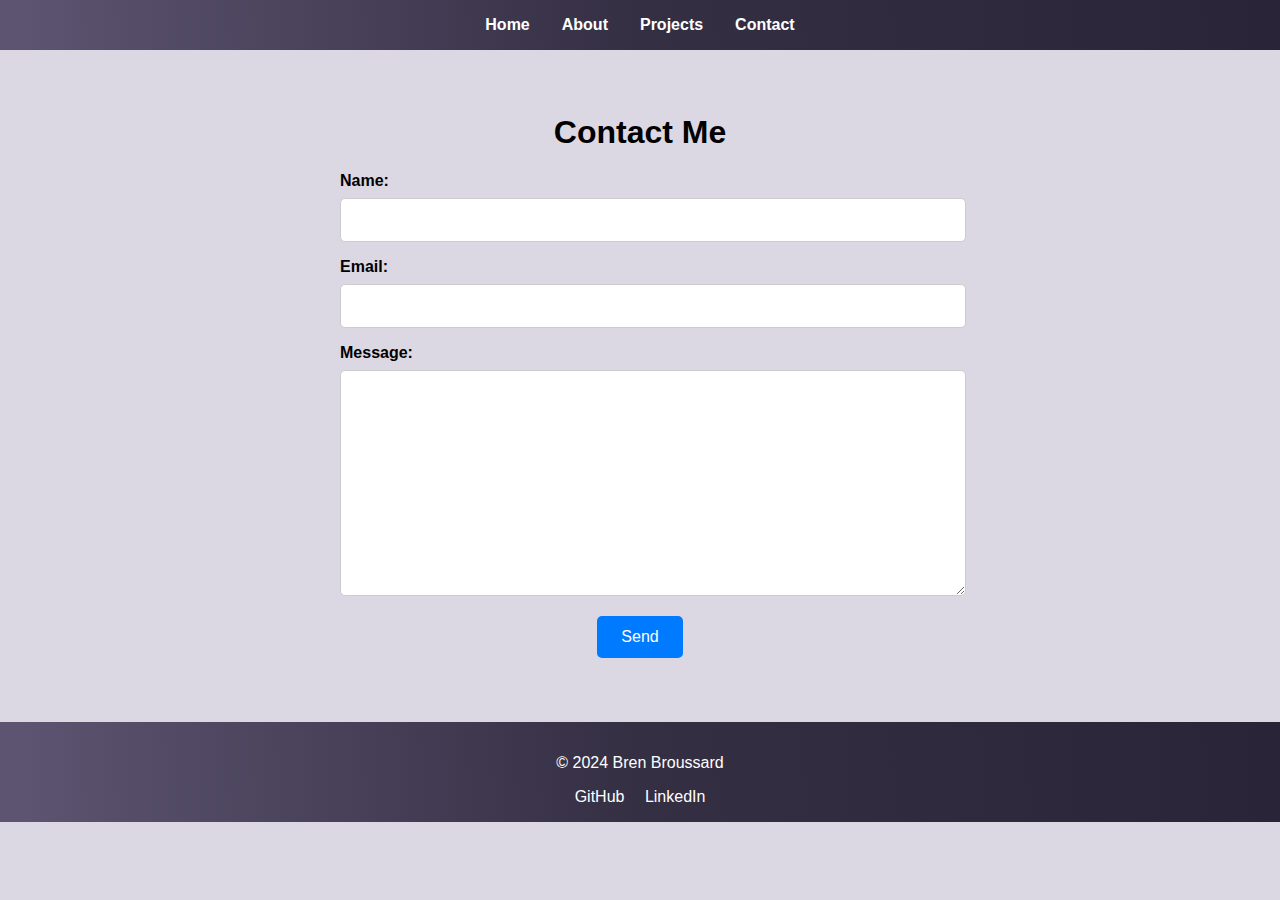
<file: contact.html>
<!DOCTYPE html>
<html lang="en">
<head>
    <meta charset="UTF-8">
    <meta name="viewport" content="width=device-width, initial-scale=1.0">
    <title>Contact Me</title>
    <link rel="stylesheet" href="./Assets/css/contact.css">
</head>
<body>
    <header>
        <nav>
            <ul>
                <li><a href="index.html">Home</a></li>
                <li><a href="about.html">About</a></li>
                <li><a href="projects.html">Projects</a></li>
                <li><a href="contact.html">Contact</a></li>
            </ul>
        </nav>
    </header>
    <main>
        <section id="contact">
            <h1>Contact Me</h1>
            <form id="contact-form">
                <label for="name">Name:</label>
                <input type="text" id="name" name="name" required>
                
                <label for="email">Email:</label>
                <input type="email" id="email" name="email" required>
                
                <label for="message">Message:</label>
                <textarea id="message" name="message" required></textarea>
                
                <button type="submit">Send</button>
            </form>
        </section>
    </main>
    <footer>
        <p>&copy; 2024 Bren Broussard</p>
        <div class="social-links">
            <a href="https://github.com/brenj23" target="_blank">GitHub</a>
            <a href="https://www.linkedin.com/in/bren-broussard-3676a217a/" target="_blank">LinkedIn</a>
        </div>
    </footer>
    <script src="./Assets/js/contact.js"></script>
    <script type="text/javascript" src="https://cdn.emailjs.com/dist/email.min.js"></script>
<script type="text/javascript">
    (function() {
        emailjs.init("K5kH7mWpSbJhQd-uv");
    })();
</script>

</body>
</html>
</file>
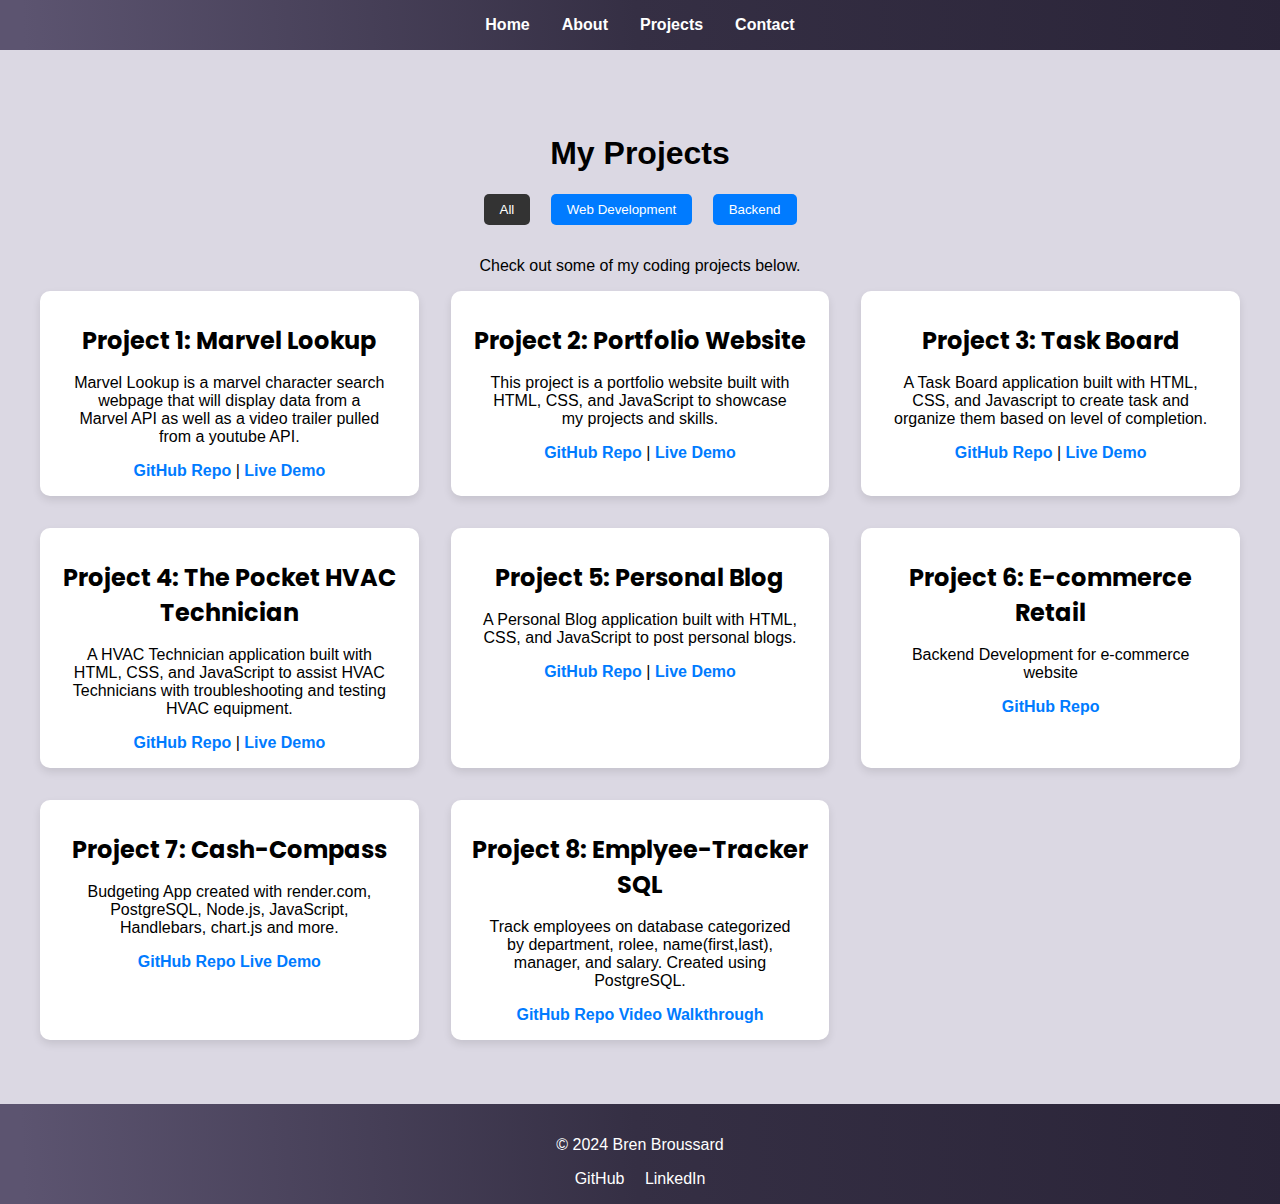
<file: projects.html>
<!DOCTYPE html>
<html lang="en">
<head>
    <meta charset="UTF-8">
    <meta name="viewport" content="width=device-width, initial-scale=1.0">
    <title>My Projects</title>
    <link rel="stylesheet" href="./Assets/css/project.css">
    <link href="https://fonts.googleapis.com/css2?family=Roboto:wght@400;700&family=Poppins:wght@400;600&display=swap" rel="stylesheet">
</head>
<body>
    <header>
        <nav>
            <ul>
                <li><a href="index.html">Home</a></li>
                <li><a href="about.html">About</a></li>
                <li><a href="projects.html">Projects</a></li>
                <li><a href="contact.html">Contact</a></li>
            </ul>
        </nav>
    </header>
    <main>
        <section id="projects">
            <h1>My Projects</h1>
            <div class="filters">
                <button data-filter="all">All</button>
                <button data-filter="web">Web Development</button>
                <button data-filter="backend">Backend</button>
            </div>
            <p>Check out some of my coding projects below.</p>
            <div class="projects-container">
                <div class="project-card" data-category="web">
                    <h2>Project 1: Marvel Lookup</h2>
                    <p>Marvel Lookup is a marvel character search webpage that will display data from a Marvel API as well as a video trailer pulled from a youtube API.</p>
                    <a href="https://github.com/egarza0614/marvel_lookup" target="_blank">GitHub Repo</a> |
                    <a href="https://egarza0614.github.io/marvel_lookup/" target="_blank">Live Demo</a>
                </div>
                <div class="project-card" data-category="web">
                    <h2>Project 2: Portfolio Website</h2>
                    <p>This project is a portfolio website built with HTML, CSS, and JavaScript to showcase my projects and skills.</p>
                    <a href="https://github.com/brenj23/Portfolio-Webpage" target="_blank">GitHub Repo</a> |
                    <a href="https://brenj23.github.io/Portfolio-Webpage/" target="_blank">Live Demo</a>
                </div>
                <div class="project-card" data-category="web">
                    <h2>Project 3: Task Board</h2>
                    <p>A Task Board application built with HTML, CSS, and Javascript to create task and organize them based on level of completion.</p>
                    <a href="https://github.com/brenj23/Task-Board" target="_blank">GitHub Repo</a> |
                    <a href="https://brenj23.github.io/Task-Board/" target="_blank">Live Demo</a>
                </div>
                <div class="project-card" data-category="web">
                    <h2>Project 4: The Pocket HVAC Technician</h2>
                    <p>A HVAC Technician application built with HTML, CSS, and JavaScript to assist HVAC Technicians with troubleshooting and testing HVAC equipment.</p>
                    <a href="https://github.com/brenj23/The-Pocket-HVAC-Technician" target="_blank">GitHub Repo</a> |
                    <a href="https://brenj23.github.io/The-Pocket-HVAC-Technician/" target="_blank">Live Demo</a>
                </div>
                <div class="project-card" data-category="web">
                    <h2>Project 5: Personal Blog</h2>
                    <p>A Personal Blog application built with HTML, CSS, and JavaScript to post personal blogs.</p>
                    <a href="https://github.com/brenj23/Personal-Blog" target="_blank">GitHub Repo</a> |
                    <a href="https://brenj23.github.io/Personal-Blog/" target="_blank">Live Demo</a>
                </div>
                <div class="project-card" data-category="backend">
                    <h2>Project 6: E-commerce Retail</h2>
                    <p>Backend Development for e-commerce website</p>
                    <a href="https://github.com/brenj23/Personal-Blog" target="_blank">GitHub Repo</a>
                </div>
                <div class="project-card" data-category="backend">
                    <h2>Project 7: Cash-Compass</h2>
                    <p>Budgeting App created with render.com, PostgreSQL, Node.js, JavaScript, Handlebars, chart.js and more. </p>
                    <a href="https://github.com/brettfritz/cash-compass" target="_blank">GitHub Repo</a>
                    <a href="https://cash-compass.onrender.com/" target="_blank">Live Demo</a>
                </div>
                <div class="project-card" data-category="backend">
                    <h2>Project 8: Emplyee-Tracker SQL</h2>
                    <p>Track employees on database categorized by department, rolee, name(first,last), manager, and salary. Created using PostgreSQL.</p>
                    <a href="https://github.com/brenj23/Employee-Tracker-SQL" target="_blank">GitHub Repo</a>
                    <a href="https://drive.google.com/file/d/1GdS9_mGvwByBFXDU7fBLEI3IliWL1cBF/view" target="_blank">Video Walkthrough</a>
                </div>
            </div>
        </section>
    </main>
    <footer>
        <p>&copy; 2024 Bren Broussard</p>
        <div class="social-links">
            <a href="https://github.com/brenj23" target="_blank">GitHub</a>
            <a href="https://www.linkedin.com/in/bren-broussard-3676a217a/" target="_blank">LinkedIn</a>
        </div>
    </footer>
    <script src="./Assets/js/project.js"></script>
</body>
</html>
</file>
<file: Assets/css/contact.css>
body {
    font-family: Arial, sans-serif;
    margin: 0;
    padding: 0;
    background: #dbd8e3;
}
header {
    background: linear-gradient(87.4deg, #5c5470 1.9%, #352f44 49.7%, #2a2438 100.5%);    padding: 1rem 0;
}

nav ul {
    list-style: none;
    display: flex;
    justify-content: center;
    padding: 0;
    margin: 0;
}

nav ul li {
    margin: 0 1rem;
}

nav ul li a {
    color: white;
    text-decoration: none;
    font-weight: bold;
    transition: color 0.3s ease;
}

nav ul li a:hover {
    color: #007bff;
}

main {
    padding: 2rem;
}

#contact {
    margin: 2rem 0;
    text-align: center;
}

#contact-form {
    max-width: 600px;
    margin: 0 auto;
}

#contact-form label {
    display: block;
    margin-bottom: 0.5rem;
    font-weight: bold;
    text-align: left;
}

#contact-form input,
#contact-form textarea {
    width: 100%;
    padding: 0.75rem;
    margin-bottom: 1rem;
    border: 1px solid #ccc;
    border-radius: 5px;
    font-family: 'Roboto', sans-serif;
    font-size: 1rem;
}

#contact-form textarea {
    resize: vertical;
    height: 200px;
}

#contact-form button {
    background-color: #007bff;
    color: white;
    padding: 0.75rem 1.5rem;
    border: none;
    border-radius: 5px;
    cursor: pointer;
    font-size: 1rem;
    transition: background-color 0.3s ease, transform 0.3s ease;
}

#contact-form button:hover {
    background-color: #0056b3;
    transform: translateY(-3px);
}

footer {
    background: linear-gradient(87.4deg, #5c5470 1.9%, #352f44 49.7%, #2a2438 100.5%);    padding: 1rem 0;
    color: white;
    text-align: center;
    padding: 1rem 0;
}

footer .social-links a {
    color: white;
    margin: 0 0.5rem;
    text-decoration: none;
    transition: color 0.3s ease;
}

footer .social-links a:hover {
    color: #007bff;
}
</file>
<file: Assets/css/project.css>
body {
    font-family: Arial, sans-serif;
    margin: 0;
    padding: 0;
    background: #dbd8e3;
}
header {
    background: linear-gradient(87.4deg, #5c5470 1.9%, #352f44 49.7%, #2a2438 100.5%);    padding: 1rem 0;
}

nav ul {
    list-style: none;
    display: flex;
    justify-content: center;
    padding: 0;
    margin: 0;
}

nav ul li {
    margin: 0 1rem;
}

nav ul li a {
    color: white;
    text-decoration: none;
    font-weight: bold;
    transition: color 0.3s ease;
}

nav ul li a:hover {
    color: #007bff;
}

main {
    padding: 2rem;
}

#projects {
    padding: 2rem 0;
    background-color: #dbd8e3;
    text-align: center;
}

.filters {
    margin-bottom: 2rem;
}

.filters button {
    background-color: #007bff;
    color: white;
    border: none;
    padding: 0.5rem 1rem;
    margin: 0 0.5rem;
    cursor: pointer;
    border-radius: 5px;
    transition: background-color 0.3s ease, transform 0.3s ease;
}
.filters button.active {
    background-color: #333;
    color: #fff;
    border: none;
    outline: none;
}

.filters button:hover {
    background-color: #0056b3;
    transform: translateY(-3px);
}

.projects-container {
    display: grid;
    grid-template-columns: repeat(auto-fit, minmax(300px, 1fr));
    gap: 2rem;
    max-width: 1200px;
    margin: 0 auto;
    color: black;
}

.project-card {
    background-color: white;
    border-radius: 10px;
    box-shadow: 0 4px 8px rgba(0, 0, 0, 0.1);
    overflow: hidden;
    padding: 1rem;
    transition: transform 0.3s ease, box-shadow 0.3s ease;
}

.project-card:hover {
    transform: translateY(-5px);
    box-shadow: 0 8px 16px rgba(0, 0, 0, 0.2);
}

.project-card h2 {
    font-family: 'Poppins', sans-serif;
    margin: 1rem 0 0.5rem;
}

.project-card p {
    padding: 0 1rem;
}

.project-card a {
    color: #007bff;
    text-decoration: none;
    font-weight: bold;
    transition: color 0.3s ease;
}

.project-card a:hover {
    color: #0056b3;
}

footer {
    background: linear-gradient(87.4deg, #5c5470 1.9%, #352f44 49.7%, #2a2438 100.5%);    padding: 1rem 0;
    color: white;
    text-align: center;
    padding: 1rem 0;
}

footer .social-links a {
    color: white;
    margin: 0 0.5rem;
    text-decoration: none;
    transition: color 0.3s ease;
}

footer .social-links a:hover {
    color: #007bff;
}
</file>
